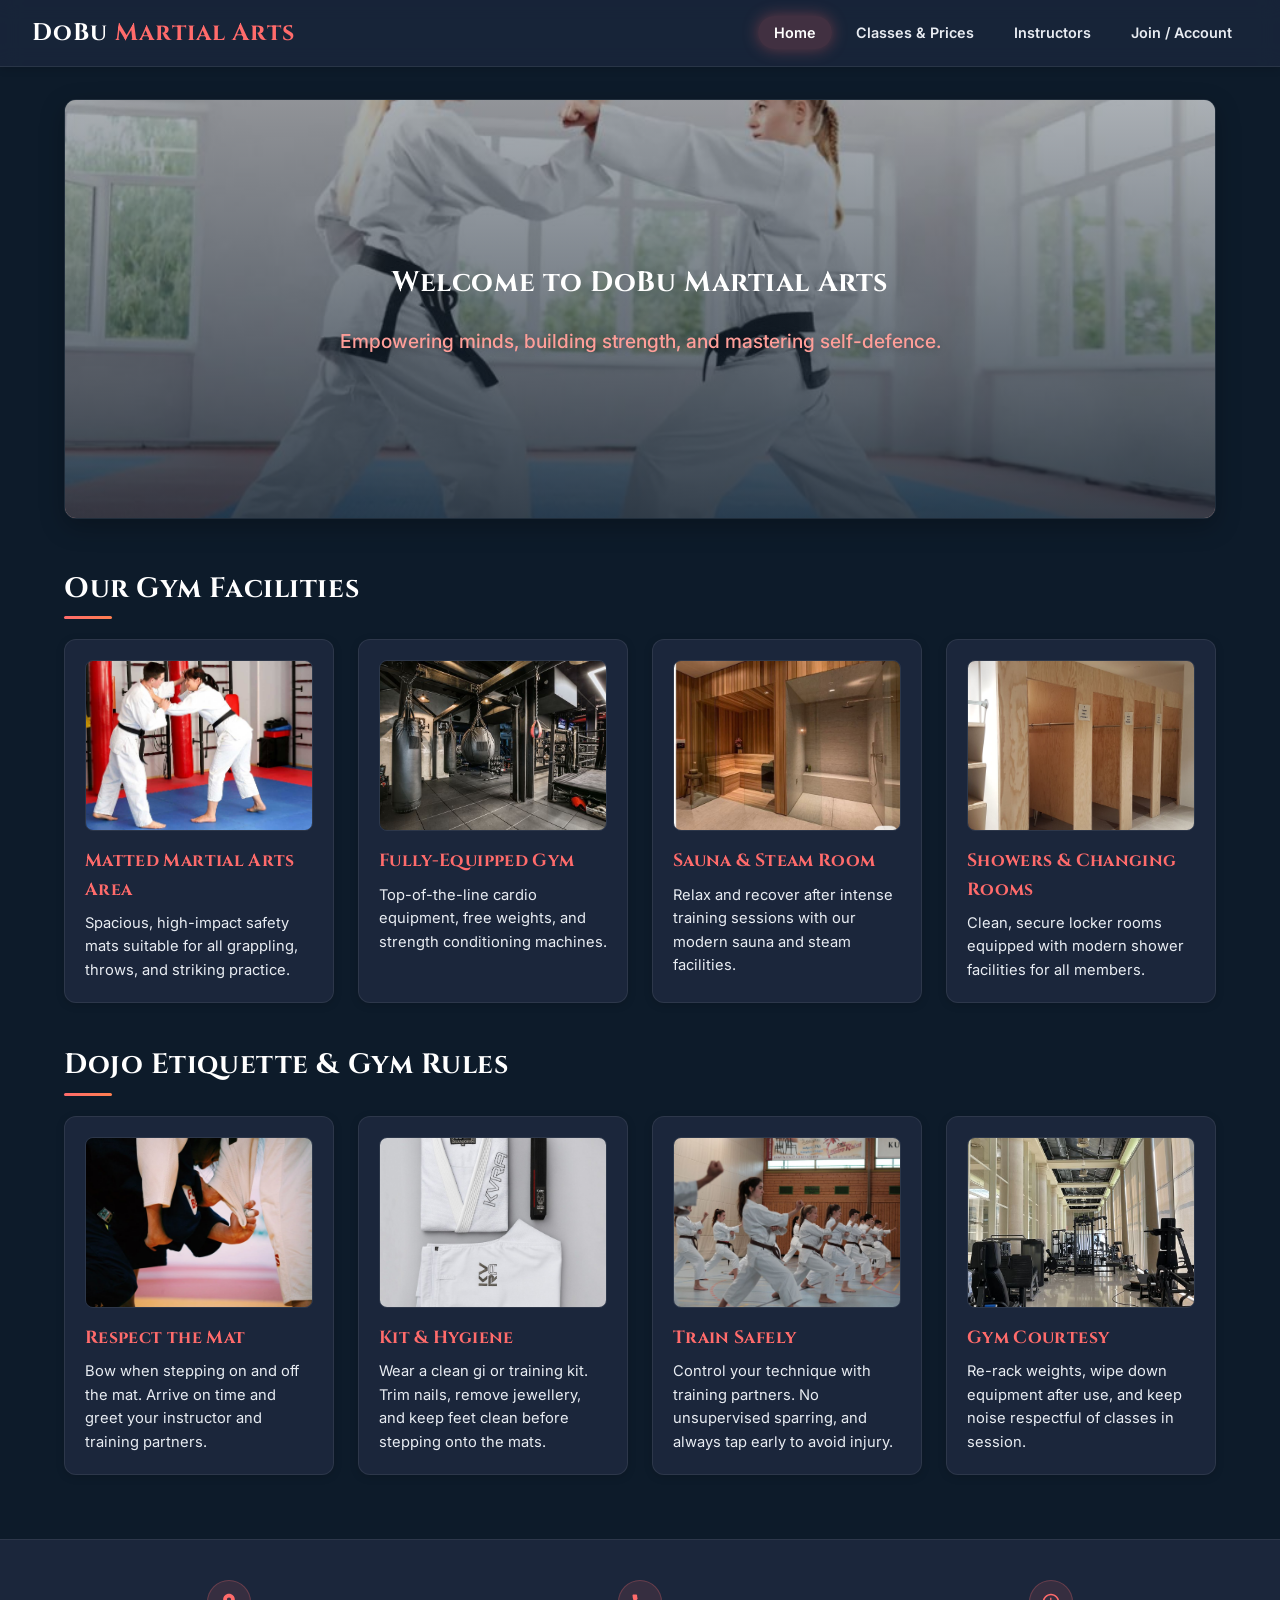
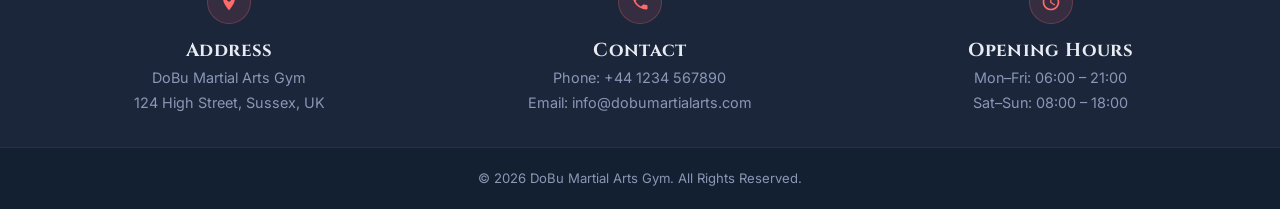
<file: index.html>
<!DOCTYPE html>
<html lang="en">
<head>
    <meta charset="UTF-8">
    <meta name="viewport" content="width=device-width, initial-scale=1.0">
    <meta name="apple-mobile-web-app-capable" content="yes">
    <meta name="apple-mobile-web-app-status-bar-style" content="black-translucent">
    <meta name="mobile-web-app-capable" content="yes">
    <meta name="theme-color" content="#0D1B2A">
    <title>DoBu Martial Arts</title>
    <link rel="stylesheet" href="style.css">
</head>
<body>

    <header>
        <div class="logo">
            <h1>DoBu <span>Martial Arts</span></h1>
        </div>
        <nav>
            <ul>
                <li><a href="index.html" class="active">Home</a></li>
                <li><a href="classes.html">Classes &amp; Prices</a></li>
                <li><a href="instructors.html">Instructors</a></li>
                <li><a href="register.html">Join / Account</a></li>
            </ul>
        </nav>
    </header>

    <div class="container">
        <section class="hero">
            <div class="hero-image-wrap">
                <img src="images/hero-banner.jpg" alt="DoBu Martial Arts training session" class="hero-img">
                <div class="hero-overlay"></div>
            </div>
            <div class="hero-content">
                <h2>Welcome to DoBu Martial Arts</h2>
                <p>Empowering minds, building strength, and mastering self-defence.</p>
            </div>
        </section>

        <h2 class="section-heading">Our Gym Facilities</h2>
        <div class="grid-4">
            <div class="card">
                <div class="card-image-wrap">
                    <img src="images/matted-area.jpg" alt="Matted Martial Arts Area" class="card-image">
                </div>
                <h3>Matted Martial Arts Area</h3>
                <p>Spacious, high-impact safety mats suitable for all grappling, throws, and striking practice.</p>
            </div>
            <div class="card">
                <div class="card-image-wrap">
                    <img src="images/fully-equipped-gym.jpg" alt="Fully-Equipped Gym" class="card-image">
                </div>
                <h3>Fully-Equipped Gym</h3>
                <p>Top-of-the-line cardio equipment, free weights, and strength conditioning machines.</p>
            </div>
            <div class="card">
                <div class="card-image-wrap">
                    <img src="images/sauna-steam-room.jpg" alt="Sauna &amp; Steam Room" class="card-image">
                </div>
                <h3>Sauna &amp; Steam Room</h3>
                <p>Relax and recover after intense training sessions with our modern sauna and steam facilities.</p>
            </div>
            <div class="card">
                <div class="card-image-wrap">
                    <img src="images/shower-changing-rooms.jpg" alt="Showers &amp; Changing Rooms" class="card-image">
                </div>
                <h3>Showers &amp; Changing Rooms</h3>
                <p>Clean, secure locker rooms equipped with modern shower facilities for all members.</p>
            </div>
        </div>

        <h2 class="section-heading" style="margin-top: 1rem;">Dojo Etiquette &amp; Gym Rules</h2>
        <div class="grid-4">
            <div class="card">
                <div class="card-image-wrap">
                    <img src="images/respect-the-mat.jpg" alt="Respect the Mat" class="card-image">
                </div>
                <h3>Respect the Mat</h3>
                <p>Bow when stepping on and off the mat. Arrive on time and greet your instructor and training partners.</p>
            </div>
            <div class="card">
                <div class="card-image-wrap">
                    <img src="images/kit-and-hygiene.jpg" alt="Kit &amp; Hygiene" class="card-image">
                </div>
                <h3>Kit &amp; Hygiene</h3>
                <p>Wear a clean gi or training kit. Trim nails, remove jewellery, and keep feet clean before stepping onto the mats.</p>
            </div>
            <div class="card">
                <div class="card-image-wrap">
                    <img src="images/train-safely.jpg" alt="Train Safely" class="card-image">
                </div>
                <h3>Train Safely</h3>
                <p>Control your technique with training partners. No unsupervised sparring, and always tap early to avoid injury.</p>
            </div>
            <div class="card">
                <div class="card-image-wrap">
                    <img src="images/gym-courtesy.jpg" alt="Gym Courtesy" class="card-image">
                </div>
                <h3>Gym Courtesy</h3>
                <p>Re-rack weights, wipe down equipment after use, and keep noise respectful of classes in session.</p>
            </div>
        </div>
    </div>

    <footer>
        <div class="footer-contact">
            <div class="footer-col">
                <div class="footer-icon">
                    <svg viewBox="0 0 24 24" aria-hidden="true"><path d="M12 2C8.13 2 5 5.13 5 9c0 5.25 7 13 7 13s7-7.75 7-13c0-3.87-3.13-7-7-7zm0 9.5c-1.38 0-2.5-1.12-2.5-2.5s1.12-2.5 2.5-2.5 2.5 1.12 2.5 2.5-1.12 2.5-2.5 2.5z"/></svg>
                </div>
                <h3>Address</h3>
                <p>DoBu Martial Arts Gym<br>124 High Street, Sussex, UK</p>
            </div>
            <div class="footer-col">
                <div class="footer-icon">
                    <svg viewBox="0 0 24 24" aria-hidden="true"><path d="M6.62 10.79c1.44 2.83 3.76 5.14 6.59 6.59l2.2-2.2c.27-.27.67-.36 1.02-.24 1.12.37 2.33.57 3.57.57.55 0 1 .45 1 1V20c0 .55-.45 1-1 1-9.39 0-17-7.61-17-17 0-.55.45-1 1-1h3.5c.55 0 1 .45 1 1 0 1.25.2 2.45.57 3.57.11.35.03.74-.25 1.02l-2.2 2.2z"/></svg>
                </div>
                <h3>Contact</h3>
                <p>Phone: +44 1234 567890<br>Email: info@dobumartialarts.com</p>
            </div>
            <div class="footer-col">
                <div class="footer-icon">
                    <svg viewBox="0 0 24 24" aria-hidden="true"><path d="M11.99 2C6.47 2 2 6.48 2 12s4.47 10 9.99 10C17.52 22 22 17.52 22 12S17.52 2 11.99 2zM12 20c-4.42 0-8-3.58-8-8s3.58-8 8-8 8 3.58 8 8-3.58 8-8 8zm.5-13H11v6l5.25 3.15.75-1.23-4.5-2.67z"/></svg>
                </div>
                <h3>Opening Hours</h3>
                <p>Mon&ndash;Fri: 06:00 &ndash; 21:00<br>Sat&ndash;Sun: 08:00 &ndash; 18:00</p>
            </div>
        </div>
        <p class="copyright">&copy; 2026 DoBu Martial Arts Gym. All Rights Reserved.</p>
    </footer>

    <script src="script.js"></script>
</body>
</html>
</file>
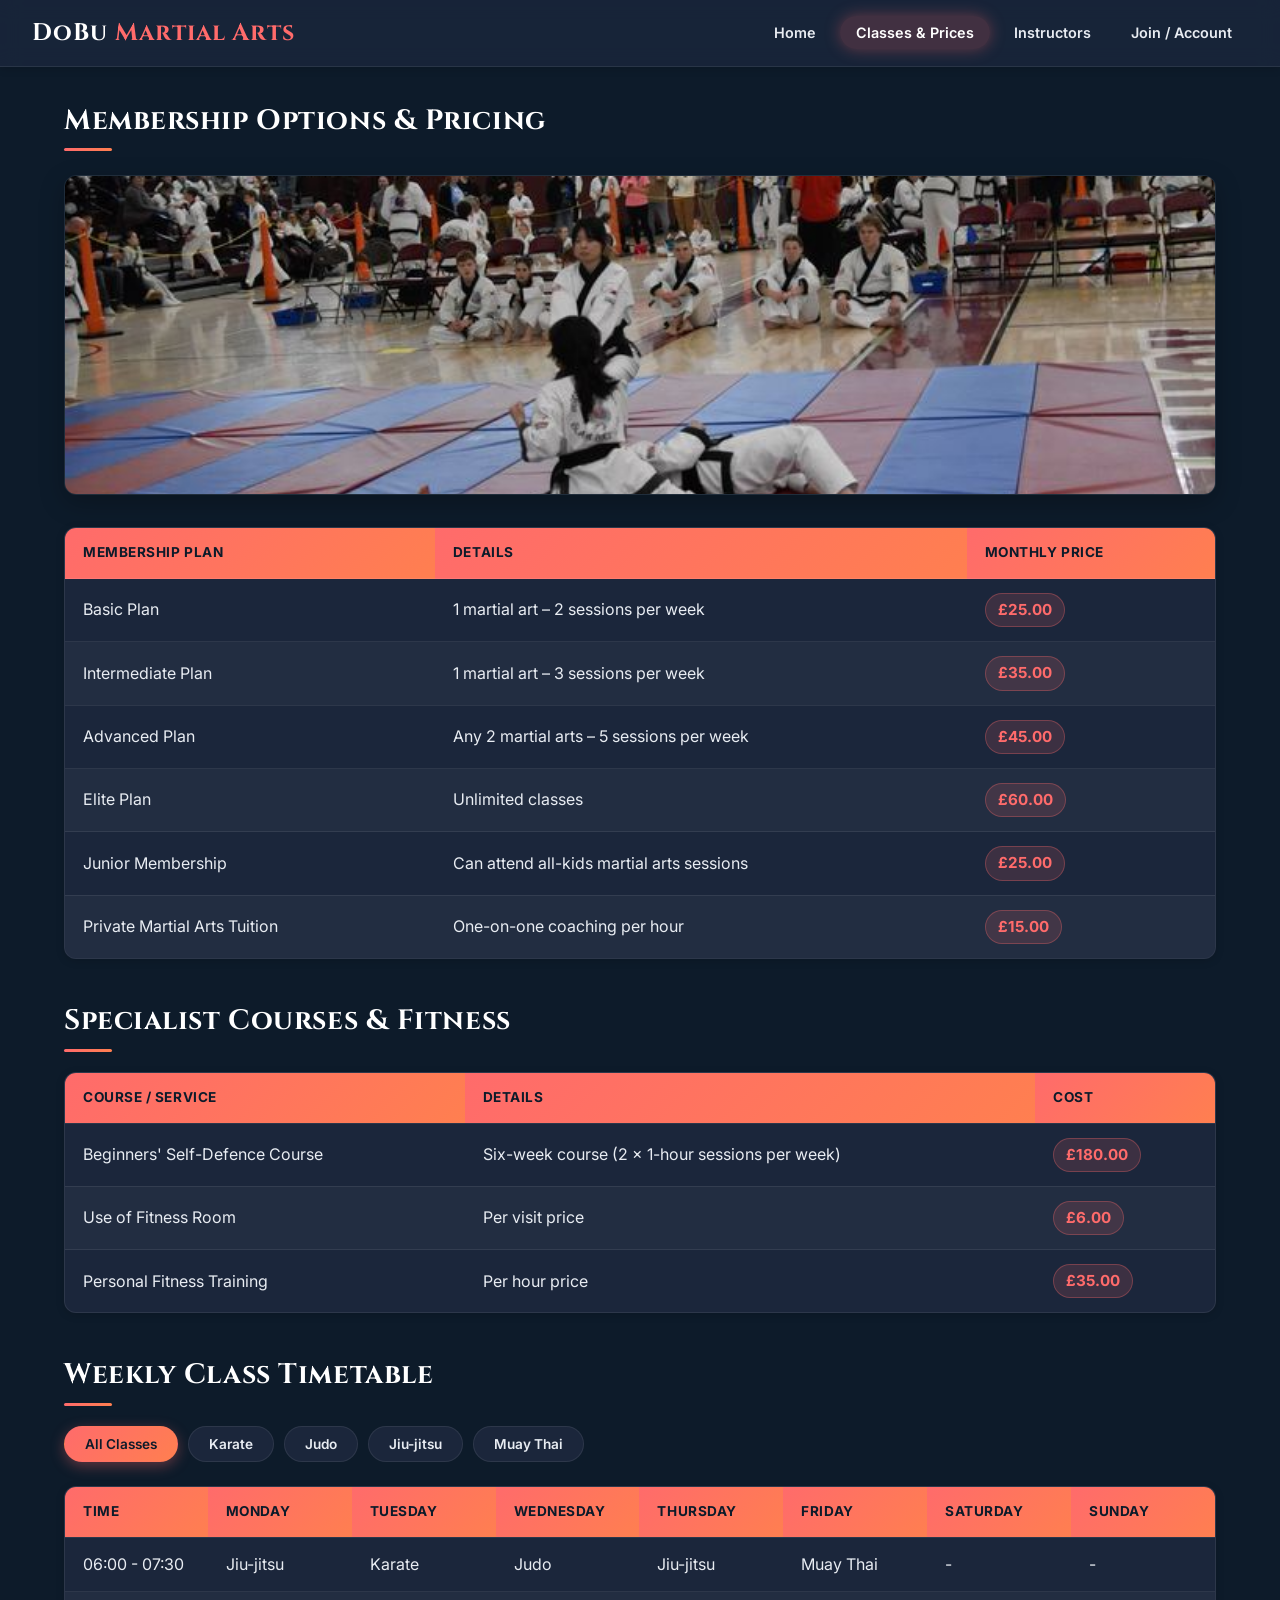
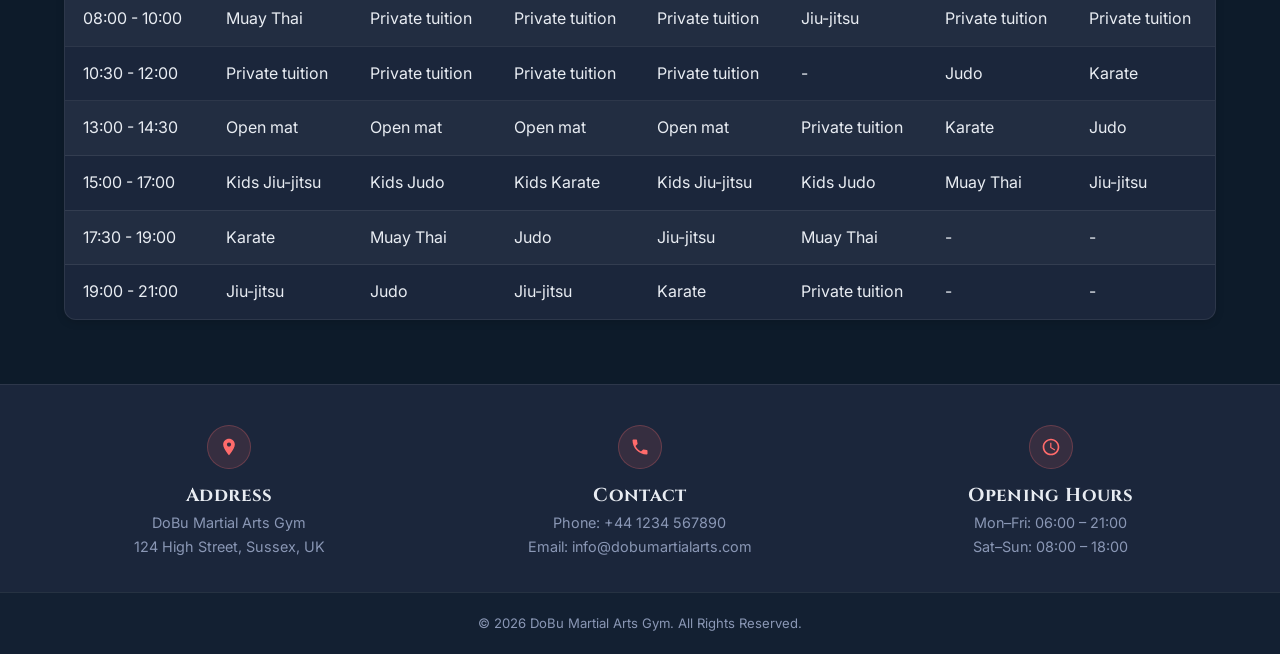
<file: classes.html>
<!DOCTYPE html>
<html lang="en">
<head>
    <meta charset="UTF-8">
    <meta name="viewport" content="width=device-width, initial-scale=1.0">
    <meta name="apple-mobile-web-app-capable" content="yes">
    <meta name="apple-mobile-web-app-status-bar-style" content="black-translucent">
    <meta name="mobile-web-app-capable" content="yes">
    <meta name="theme-color" content="#0D1B2A">
    <title>Classes &amp; Pricing - DoBu Martial Arts</title>
    <link rel="stylesheet" href="style.css">
</head>
<body>

    <header>
        <div class="logo">
            <h1>DoBu <span>Martial Arts</span></h1>
        </div>
        <nav>
            <ul>
                <li><a href="index.html">Home</a></li>
                <li><a href="classes.html" class="active">Classes &amp; Prices</a></li>
                <li><a href="instructors.html">Instructors</a></li>
                <li><a href="register.html">Join / Account</a></li>
            </ul>
        </nav>
    </header>

    <main class="container">
        <h2 class="section-heading">Membership Options &amp; Pricing</h2>

        <img src="images/sparring.jpg" alt="Martial artists sparring at DoBu" class="banner-image">

        <div class="table-wrapper">
            <table>
                <thead>
                    <tr>
                        <th>Membership Plan</th>
                        <th>Details</th>
                        <th>Monthly Price</th>
                    </tr>
                </thead>
                <tbody>
                    <tr>
                        <td>Basic Plan</td>
                        <td>1 martial art &ndash; 2 sessions per week</td>
                        <td><span class="price-tag">&pound;25.00</span></td>
                    </tr>
                    <tr>
                        <td>Intermediate Plan</td>
                        <td>1 martial art &ndash; 3 sessions per week</td>
                        <td><span class="price-tag">&pound;35.00</span></td>
                    </tr>
                    <tr>
                        <td>Advanced Plan</td>
                        <td>Any 2 martial arts &ndash; 5 sessions per week</td>
                        <td><span class="price-tag">&pound;45.00</span></td>
                    </tr>
                    <tr>
                        <td>Elite Plan</td>
                        <td>Unlimited classes</td>
                        <td><span class="price-tag">&pound;60.00</span></td>
                    </tr>
                    <tr>
                        <td>Junior Membership</td>
                        <td>Can attend all-kids martial arts sessions</td>
                        <td><span class="price-tag">&pound;25.00</span></td>
                    </tr>
                    <tr>
                        <td>Private Martial Arts Tuition</td>
                        <td>One-on-one coaching per hour</td>
                        <td><span class="price-tag">&pound;15.00</span></td>
                    </tr>
                </tbody>
            </table>
        </div>

        <h2 class="section-heading">Specialist Courses &amp; Fitness</h2>
        <div class="table-wrapper">
            <table>
                <thead>
                    <tr>
                        <th>Course / Service</th>
                        <th>Details</th>
                        <th>Cost</th>
                    </tr>
                </thead>
                <tbody>
                    <tr>
                        <td>Beginners' Self-Defence Course</td>
                        <td>Six-week course (2 &times; 1-hour sessions per week)</td>
                        <td><span class="price-tag">&pound;180.00</span></td>
                    </tr>
                    <tr>
                        <td>Use of Fitness Room</td>
                        <td>Per visit price</td>
                        <td><span class="price-tag">&pound;6.00</span></td>
                    </tr>
                    <tr>
                        <td>Personal Fitness Training</td>
                        <td>Per hour price</td>
                        <td><span class="price-tag">&pound;35.00</span></td>
                    </tr>
                </tbody>
            </table>
        </div>

        <h2 class="section-heading">Weekly Class Timetable</h2>

        <div class="filter-bar" id="timetable-filter">
            <button type="button" class="filter-btn active" data-sport="all">All Classes</button>
            <button type="button" class="filter-btn" data-sport="karate">Karate</button>
            <button type="button" class="filter-btn" data-sport="judo">Judo</button>
            <button type="button" class="filter-btn" data-sport="jiu-jitsu">Jiu-jitsu</button>
            <button type="button" class="filter-btn" data-sport="muay thai">Muay Thai</button>
        </div>

        <div class="table-wrapper table-scroll">
            <table id="timetable">
                <thead>
                    <tr>
                        <th>Time</th>
                        <th>Monday</th>
                        <th>Tuesday</th>
                        <th>Wednesday</th>
                        <th>Thursday</th>
                        <th>Friday</th>
                        <th>Saturday</th>
                        <th>Sunday</th>
                    </tr>
                </thead>
                <tbody>
                    <tr>
                        <td>06:00 - 07:30</td>
                        <td>Jiu-jitsu</td>
                        <td>Karate</td>
                        <td>Judo</td>
                        <td>Jiu-jitsu</td>
                        <td>Muay Thai</td>
                        <td>-</td>
                        <td>-</td>
                    </tr>
                    <tr>
                        <td>08:00 - 10:00</td>
                        <td>Muay Thai</td>
                        <td>Private tuition</td>
                        <td>Private tuition</td>
                        <td>Private tuition</td>
                        <td>Jiu-jitsu</td>
                        <td>Private tuition</td>
                        <td>Private tuition</td>
                    </tr>
                    <tr>
                        <td>10:30 - 12:00</td>
                        <td>Private tuition</td>
                        <td>Private tuition</td>
                        <td>Private tuition</td>
                        <td>Private tuition</td>
                        <td>-</td>
                        <td>Judo</td>
                        <td>Karate</td>
                    </tr>
                    <tr>
                        <td>13:00 - 14:30</td>
                        <td>Open mat</td>
                        <td>Open mat</td>
                        <td>Open mat</td>
                        <td>Open mat</td>
                        <td>Private tuition</td>
                        <td>Karate</td>
                        <td>Judo</td>
                    </tr>
                    <tr>
                        <td>15:00 - 17:00</td>
                        <td>Kids Jiu-jitsu</td>
                        <td>Kids Judo</td>
                        <td>Kids Karate</td>
                        <td>Kids Jiu-jitsu</td>
                        <td>Kids Judo</td>
                        <td>Muay Thai</td>
                        <td>Jiu-jitsu</td>
                    </tr>
                    <tr>
                        <td>17:30 - 19:00</td>
                        <td>Karate</td>
                        <td>Muay Thai</td>
                        <td>Judo</td>
                        <td>Jiu-jitsu</td>
                        <td>Muay Thai</td>
                        <td>-</td>
                        <td>-</td>
                    </tr>
                    <tr>
                        <td>19:00 - 21:00</td>
                        <td>Jiu-jitsu</td>
                        <td>Judo</td>
                        <td>Jiu-jitsu</td>
                        <td>Karate</td>
                        <td>Private tuition</td>
                        <td>-</td>
                        <td>-</td>
                    </tr>
                </tbody>
            </table>
        </div>
    </main>

    <footer>
        <div class="footer-contact">
            <div class="footer-col">
                <div class="footer-icon">
                    <svg viewBox="0 0 24 24" aria-hidden="true"><path d="M12 2C8.13 2 5 5.13 5 9c0 5.25 7 13 7 13s7-7.75 7-13c0-3.87-3.13-7-7-7zm0 9.5c-1.38 0-2.5-1.12-2.5-2.5s1.12-2.5 2.5-2.5 2.5 1.12 2.5 2.5-1.12 2.5-2.5 2.5z"/></svg>
                </div>
                <h3>Address</h3>
                <p>DoBu Martial Arts Gym<br>124 High Street, Sussex, UK</p>
            </div>
            <div class="footer-col">
                <div class="footer-icon">
                    <svg viewBox="0 0 24 24" aria-hidden="true"><path d="M6.62 10.79c1.44 2.83 3.76 5.14 6.59 6.59l2.2-2.2c.27-.27.67-.36 1.02-.24 1.12.37 2.33.57 3.57.57.55 0 1 .45 1 1V20c0 .55-.45 1-1 1-9.39 0-17-7.61-17-17 0-.55.45-1 1-1h3.5c.55 0 1 .45 1 1 0 1.25.2 2.45.57 3.57.11.35.03.74-.25 1.02l-2.2 2.2z"/></svg>
                </div>
                <h3>Contact</h3>
                <p>Phone: +44 1234 567890<br>Email: info@dobumartialarts.com</p>
            </div>
            <div class="footer-col">
                <div class="footer-icon">
                    <svg viewBox="0 0 24 24" aria-hidden="true"><path d="M11.99 2C6.47 2 2 6.48 2 12s4.47 10 9.99 10C17.52 22 22 17.52 22 12S17.52 2 11.99 2zM12 20c-4.42 0-8-3.58-8-8s3.58-8 8-8 8 3.58 8 8-3.58 8-8 8zm.5-13H11v6l5.25 3.15.75-1.23-4.5-2.67z"/></svg>
                </div>
                <h3>Opening Hours</h3>
                <p>Mon&ndash;Fri: 06:00 &ndash; 21:00<br>Sat&ndash;Sun: 08:00 &ndash; 18:00</p>
            </div>
        </div>
        <p class="copyright">&copy; 2026 DoBu Martial Arts Gym. All Rights Reserved.</p>
    </footer>

    <script src="script.js"></script>
</body>
</html>
</file>
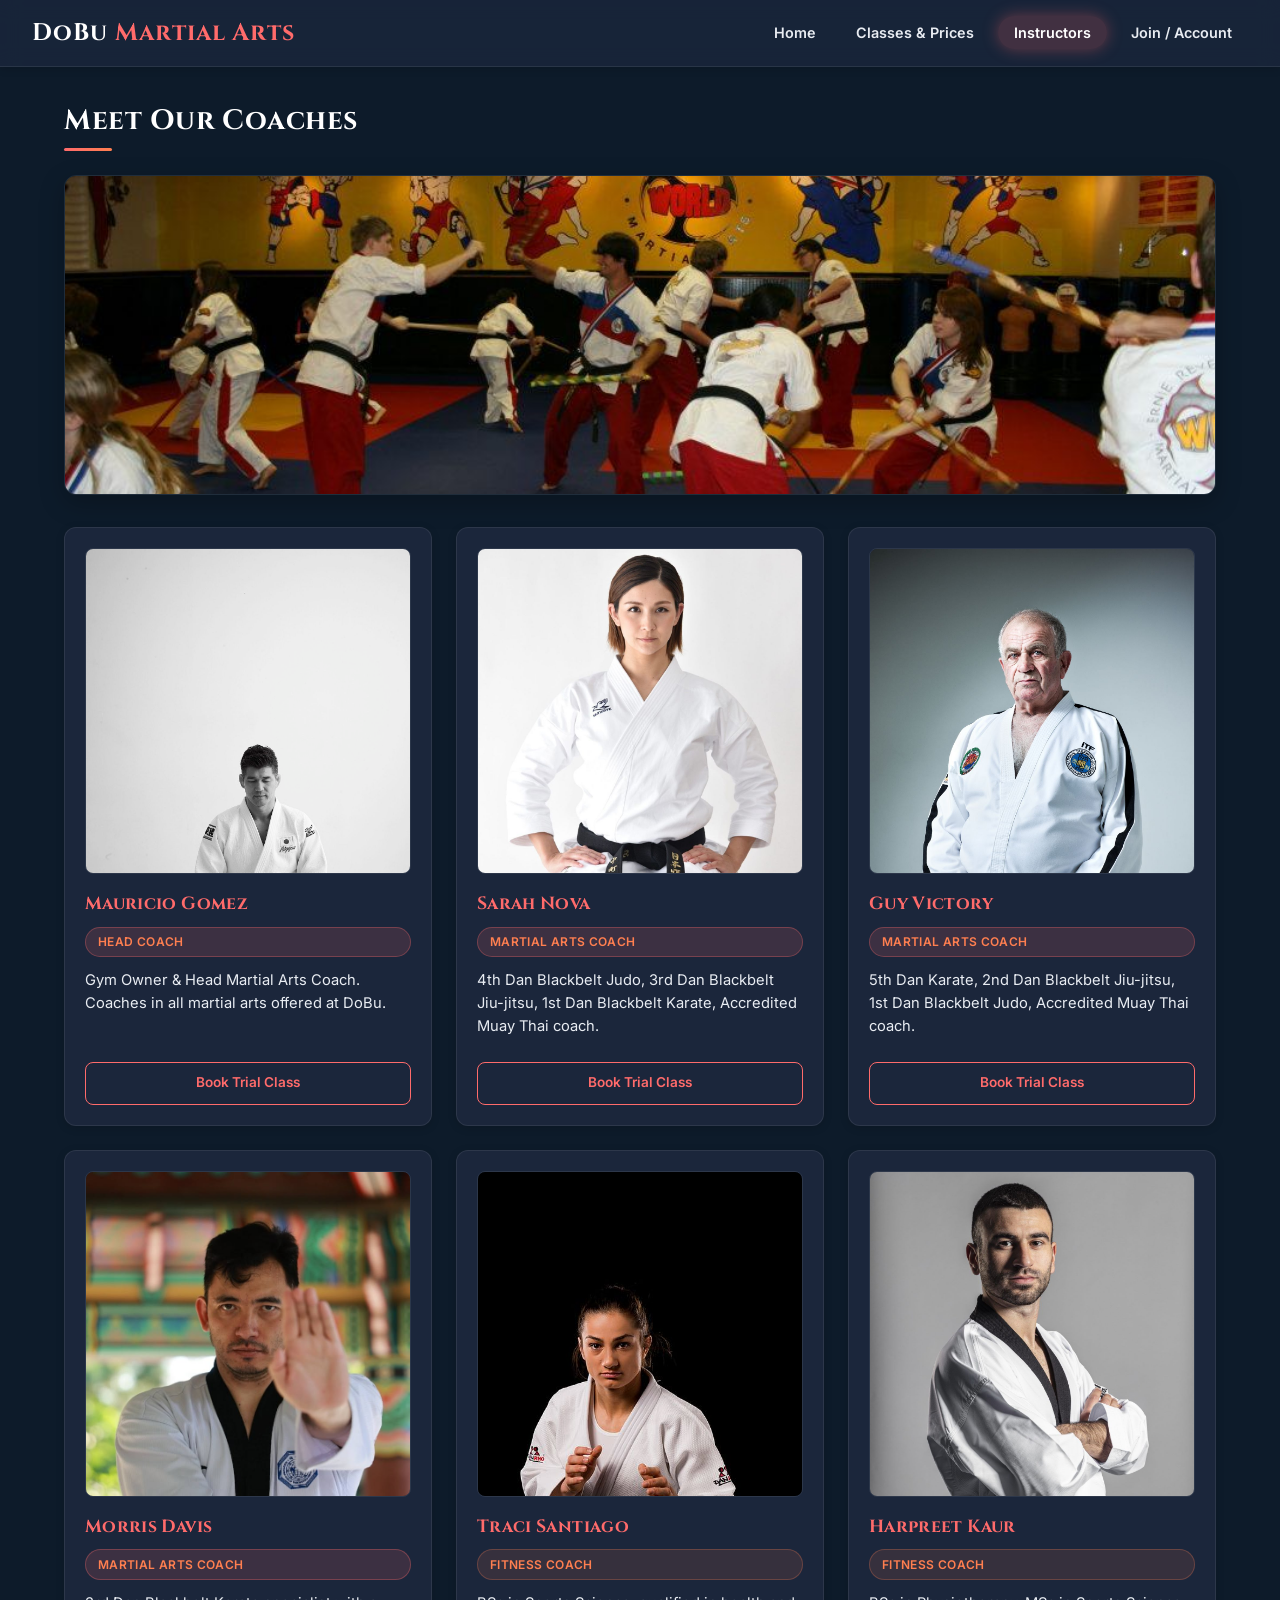
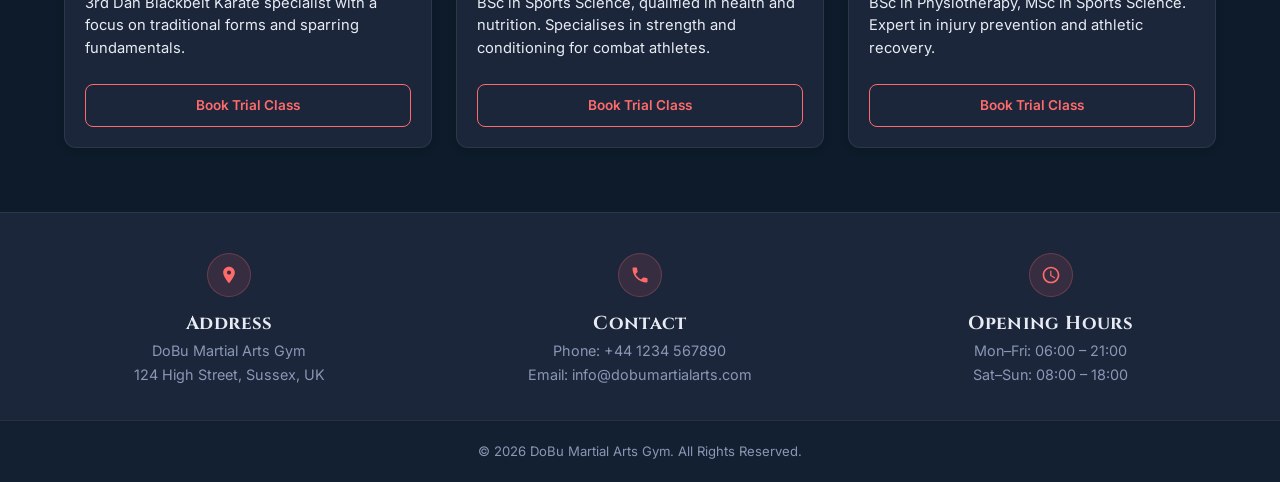
<file: instructors.html>
<!DOCTYPE html>
<html lang="en">
<head>
    <meta charset="UTF-8">
    <meta name="viewport" content="width=device-width, initial-scale=1.0">
    <meta name="apple-mobile-web-app-capable" content="yes">
    <meta name="apple-mobile-web-app-status-bar-style" content="black-translucent">
    <meta name="mobile-web-app-capable" content="yes">
    <meta name="theme-color" content="#0D1B2A">
    <title>Instructors - DoBu Martial Arts</title>
    <link rel="stylesheet" href="style.css">
</head>
<body>

    <header>
        <div class="logo">
            <h1>DoBu <span>Martial Arts</span></h1>
        </div>
        <nav>
            <ul>
                <li><a href="index.html">Home</a></li>
                <li><a href="classes.html">Classes &amp; Prices</a></li>
                <li><a href="instructors.html" class="active">Instructors</a></li>
                <li><a href="register.html">Join / Account</a></li>
            </ul>
        </nav>
    </header>

    <main class="container">
        <h2 class="section-heading">Meet Our Coaches</h2>

        <img src="images/instructors-training.jpg" alt="DoBu instructors training" class="banner-image">

        <div class="grid">
            <div class="card instructor-card">
                <div class="card-image-wrap">
                    <img src="images/mauricio.jpg" alt="Mauricio Gomez" class="card-image">
                </div>
                <div class="card-body">
                    <h3>Mauricio Gomez</h3>
                    <span class="badge">Head Coach</span>
                    <p class="card-desc">Gym Owner &amp; Head Martial Arts Coach. Coaches in all martial arts offered at DoBu.</p>
                </div>
                <div class="card-footer">
                    <a href="register.html" class="btn-small">Book Trial Class</a>
                </div>
            </div>

            <div class="card instructor-card">
                <div class="card-image-wrap">
                    <img src="images/sarah.jpg" alt="Sarah Nova" class="card-image">
                </div>
                <div class="card-body">
                    <h3>Sarah Nova</h3>
                    <span class="badge">Martial Arts Coach</span>
                    <p class="card-desc">4th Dan Blackbelt Judo, 3rd Dan Blackbelt Jiu-jitsu, 1st Dan Blackbelt Karate, Accredited Muay Thai coach.</p>
                </div>
                <div class="card-footer">
                    <a href="register.html" class="btn-small">Book Trial Class</a>
                </div>
            </div>

            <div class="card instructor-card">
                <div class="card-image-wrap">
                    <img src="images/guy.jpg" alt="Guy Victory" class="card-image">
                </div>
                <div class="card-body">
                    <h3>Guy Victory</h3>
                    <span class="badge">Martial Arts Coach</span>
                    <p class="card-desc">5th Dan Karate, 2nd Dan Blackbelt Jiu-jitsu, 1st Dan Blackbelt Judo, Accredited Muay Thai coach.</p>
                </div>
                <div class="card-footer">
                    <a href="register.html" class="btn-small">Book Trial Class</a>
                </div>
            </div>

            <div class="card instructor-card">
                <div class="card-image-wrap">
                    <img src="images/morris.jpg" alt="Morris Davis" class="card-image">
                </div>
                <div class="card-body">
                    <h3>Morris Davis</h3>
                    <span class="badge">Martial Arts Coach</span>
                    <p class="card-desc">3rd Dan Blackbelt Karate specialist with a focus on traditional forms and sparring fundamentals.</p>
                </div>
                <div class="card-footer">
                    <a href="register.html" class="btn-small">Book Trial Class</a>
                </div>
            </div>

            <div class="card instructor-card">
                <div class="card-image-wrap">
                    <img src="images/traci.jpg" alt="Traci Santiago" class="card-image">
                </div>
                <div class="card-body">
                    <h3>Traci Santiago</h3>
                    <span class="badge badge-secondary">Fitness Coach</span>
                    <p class="card-desc">BSc in Sports Science, qualified in health and nutrition. Specialises in strength and conditioning for combat athletes.</p>
                </div>
                <div class="card-footer">
                    <a href="register.html" class="btn-small">Book Trial Class</a>
                </div>
            </div>

            <div class="card instructor-card">
                <div class="card-image-wrap">
                    <img src="images/harpreet.jpg" alt="Harpreet Kaur" class="card-image">
                </div>
                <div class="card-body">
                    <h3>Harpreet Kaur</h3>
                    <span class="badge badge-secondary">Fitness Coach</span>
                    <p class="card-desc">BSc in Physiotherapy, MSc in Sports Science. Expert in injury prevention and athletic recovery.</p>
                </div>
                <div class="card-footer">
                    <a href="register.html" class="btn-small">Book Trial Class</a>
                </div>
            </div>
        </div>
    </main>

    <footer>
        <div class="footer-contact">
            <div class="footer-col">
                <div class="footer-icon">
                    <svg viewBox="0 0 24 24" aria-hidden="true"><path d="M12 2C8.13 2 5 5.13 5 9c0 5.25 7 13 7 13s7-7.75 7-13c0-3.87-3.13-7-7-7zm0 9.5c-1.38 0-2.5-1.12-2.5-2.5s1.12-2.5 2.5-2.5 2.5 1.12 2.5 2.5-1.12 2.5-2.5 2.5z"/></svg>
                </div>
                <h3>Address</h3>
                <p>DoBu Martial Arts Gym<br>124 High Street, Sussex, UK</p>
            </div>
            <div class="footer-col">
                <div class="footer-icon">
                    <svg viewBox="0 0 24 24" aria-hidden="true"><path d="M6.62 10.79c1.44 2.83 3.76 5.14 6.59 6.59l2.2-2.2c.27-.27.67-.36 1.02-.24 1.12.37 2.33.57 3.57.57.55 0 1 .45 1 1V20c0 .55-.45 1-1 1-9.39 0-17-7.61-17-17 0-.55.45-1 1-1h3.5c.55 0 1 .45 1 1 0 1.25.2 2.45.57 3.57.11.35.03.74-.25 1.02l-2.2 2.2z"/></svg>
                </div>
                <h3>Contact</h3>
                <p>Phone: +44 1234 567890<br>Email: info@dobumartialarts.com</p>
            </div>
            <div class="footer-col">
                <div class="footer-icon">
                    <svg viewBox="0 0 24 24" aria-hidden="true"><path d="M11.99 2C6.47 2 2 6.48 2 12s4.47 10 9.99 10C17.52 22 22 17.52 22 12S17.52 2 11.99 2zM12 20c-4.42 0-8-3.58-8-8s3.58-8 8-8 8 3.58 8 8-3.58 8-8 8zm.5-13H11v6l5.25 3.15.75-1.23-4.5-2.67z"/></svg>
                </div>
                <h3>Opening Hours</h3>
                <p>Mon&ndash;Fri: 06:00 &ndash; 21:00<br>Sat&ndash;Sun: 08:00 &ndash; 18:00</p>
            </div>
        </div>
        <p class="copyright">&copy; 2026 DoBu Martial Arts Gym. All Rights Reserved.</p>
    </footer>

    <script src="script.js"></script>
</body>
</html>
</file>
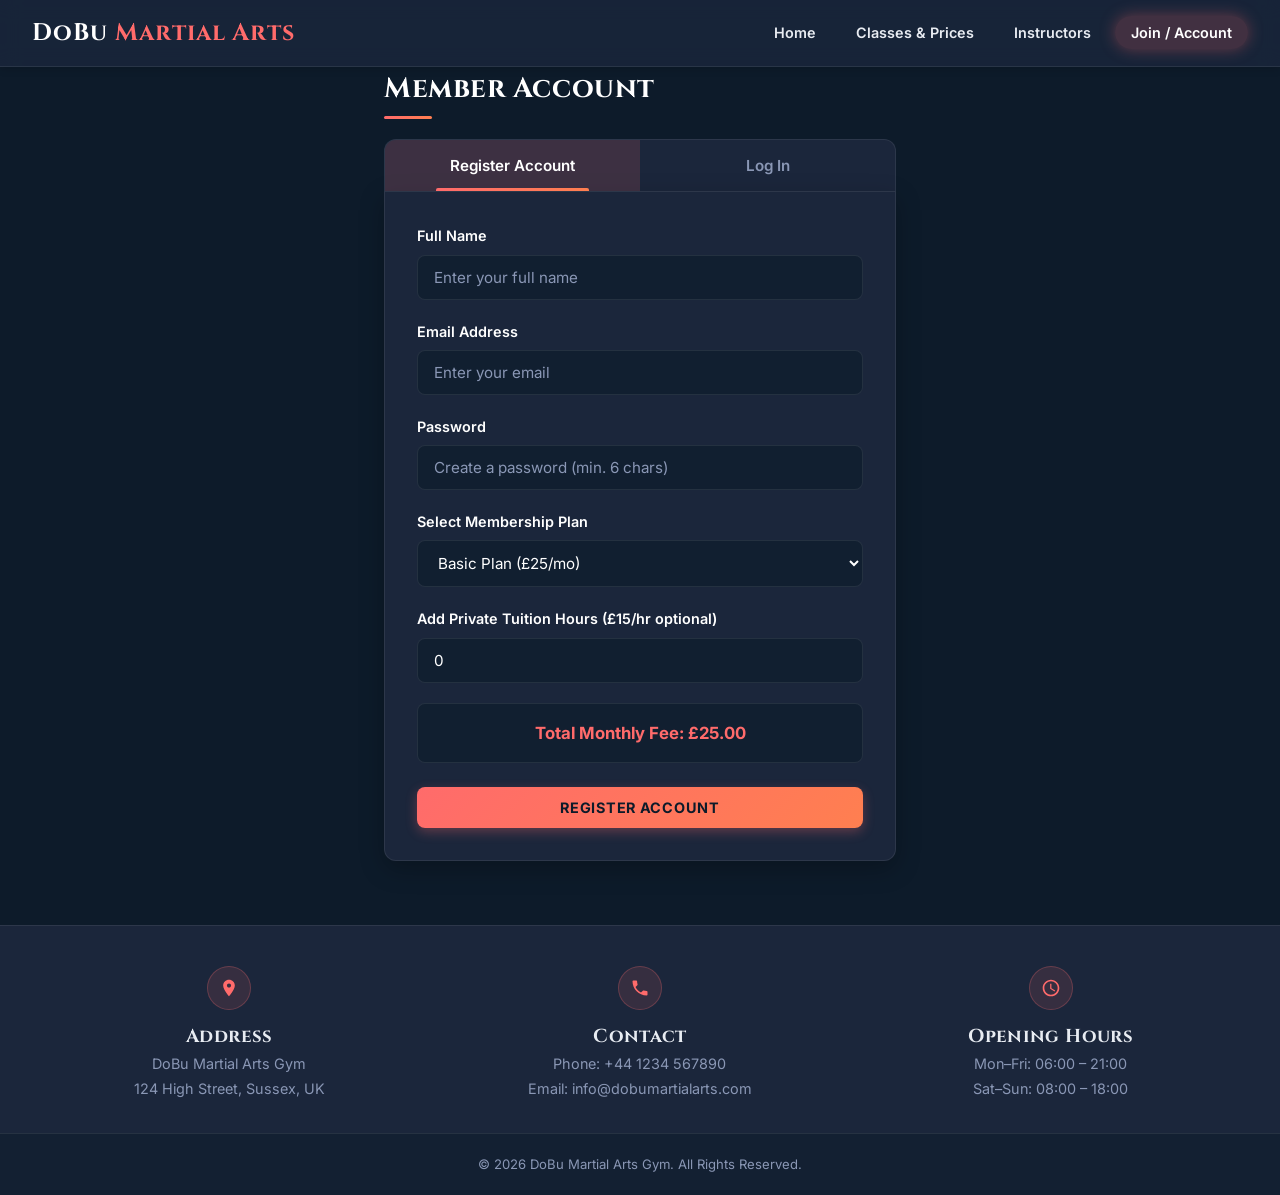
<file: register.html>
<!DOCTYPE html>
<html lang="en">
<head>
    <meta charset="UTF-8">
    <meta name="viewport" content="width=device-width, initial-scale=1.0">
    <meta name="apple-mobile-web-app-capable" content="yes">
    <meta name="apple-mobile-web-app-status-bar-style" content="black-translucent">
    <meta name="mobile-web-app-capable" content="yes">
    <meta name="theme-color" content="#0D1B2A">
    <title>Join / Account - DoBu Martial Arts</title>
    <link rel="stylesheet" href="style.css">
</head>
<body>

    <header>
        <div class="logo">
            <h1>DoBu <span>Martial Arts</span></h1>
        </div>
        <nav>
            <ul>
                <li><a href="index.html">Home</a></li>
                <li><a href="classes.html">Classes &amp; Prices</a></li>
                <li><a href="instructors.html">Instructors</a></li>
                <li><a href="register.html" class="active">Join / Account</a></li>
            </ul>
        </nav>
    </header>

    <div class="container auth-container">
        <h2 class="section-heading">Member Account</h2>

        <div id="form-message" class="form-message"></div>

        <div class="tab-bar" role="tablist">
            <button type="button" class="tab-btn active" id="tab-register" data-tab="register" role="tab" aria-selected="true" aria-controls="register-panel">Register Account</button>
            <button type="button" class="tab-btn" id="tab-login" data-tab="login" role="tab" aria-selected="false" aria-controls="login-panel">Log In</button>
        </div>

        <div class="tab-panel active" id="register-panel" role="tabpanel" aria-labelledby="tab-register" tabindex="0">
            <form id="registration-form">
                <div class="form-group">
                    <label for="name">Full Name</label>
                    <input type="text" id="name" name="name" placeholder="Enter your full name" autocomplete="name" required>
                </div>

                <div class="form-group">
                    <label for="email">Email Address</label>
                    <input type="email" id="email" name="email" placeholder="Enter your email" autocomplete="email" required>
                </div>

                <div class="form-group">
                    <label for="password">Password</label>
                    <input type="password" id="password" name="password" placeholder="Create a password (min. 6 chars)" autocomplete="new-password" required>
                </div>

                <div class="form-group">
                    <label for="membership">Select Membership Plan</label>
                    <select id="membership" name="membership">
                        <option value="Basic Plan">Basic Plan (&pound;25/mo)</option>
                        <option value="Intermediate Plan">Intermediate Plan (&pound;35/mo)</option>
                        <option value="Advanced Plan">Advanced Plan (&pound;45/mo)</option>
                        <option value="Elite Plan">Elite Plan (&pound;60/mo)</option>
                        <option value="Junior Membership">Junior Membership (&pound;25/mo)</option>
                        <option value="6-Week Self-Defence Course">6-Week Self-Defence Course (&pound;180)</option>
                    </select>
                </div>

                <div class="form-group">
                    <label for="extra-sessions">Add Private Tuition Hours (&pound;15/hr optional)</label>
                    <input type="number" id="extra-sessions" name="extra-sessions" min="0" value="0">
                </div>

                <div class="total-price-box" id="total-price">
                    Total Monthly Fee: &pound;25.00
                </div>

                <button type="submit" class="btn btn-full">Register Account</button>
            </form>
        </div>

        <div class="tab-panel" id="login-panel" role="tabpanel" aria-labelledby="tab-login" tabindex="0">
            <form id="login-form">
                <div class="form-group">
                    <label for="login-email">Email Address</label>
                    <input type="email" id="login-email" name="login-email" placeholder="Enter your email" autocomplete="username" required>
                </div>

                <div class="form-group">
                    <label for="login-password">Password</label>
                    <input type="password" id="login-password" name="login-password" placeholder="Enter your password" autocomplete="current-password" required>
                </div>

                <button type="submit" class="btn btn-full">Log In</button>
            </form>
            <p class="login-hint">Don't have an account? <a href="#" id="switch-to-register">Register here</a></p>
        </div>
    </div>

    <footer>
        <div class="footer-contact">
            <div class="footer-col">
                <div class="footer-icon">
                    <svg viewBox="0 0 24 24" aria-hidden="true"><path d="M12 2C8.13 2 5 5.13 5 9c0 5.25 7 13 7 13s7-7.75 7-13c0-3.87-3.13-7-7-7zm0 9.5c-1.38 0-2.5-1.12-2.5-2.5s1.12-2.5 2.5-2.5 2.5 1.12 2.5 2.5-1.12 2.5-2.5 2.5z"/></svg>
                </div>
                <h3>Address</h3>
                <p>DoBu Martial Arts Gym<br>124 High Street, Sussex, UK</p>
            </div>
            <div class="footer-col">
                <div class="footer-icon">
                    <svg viewBox="0 0 24 24" aria-hidden="true"><path d="M6.62 10.79c1.44 2.83 3.76 5.14 6.59 6.59l2.2-2.2c.27-.27.67-.36 1.02-.24 1.12.37 2.33.57 3.57.57.55 0 1 .45 1 1V20c0 .55-.45 1-1 1-9.39 0-17-7.61-17-17 0-.55.45-1 1-1h3.5c.55 0 1 .45 1 1 0 1.25.2 2.45.57 3.57.11.35.03.74-.25 1.02l-2.2 2.2z"/></svg>
                </div>
                <h3>Contact</h3>
                <p>Phone: +44 1234 567890<br>Email: info@dobumartialarts.com</p>
            </div>
            <div class="footer-col">
                <div class="footer-icon">
                    <svg viewBox="0 0 24 24" aria-hidden="true"><path d="M11.99 2C6.47 2 2 6.48 2 12s4.47 10 9.99 10C17.52 22 22 17.52 22 12S17.52 2 11.99 2zM12 20c-4.42 0-8-3.58-8-8s3.58-8 8-8 8 3.58 8 8-3.58 8-8 8zm.5-13H11v6l5.25 3.15.75-1.23-4.5-2.67z"/></svg>
                </div>
                <h3>Opening Hours</h3>
                <p>Mon&ndash;Fri: 06:00 &ndash; 21:00<br>Sat&ndash;Sun: 08:00 &ndash; 18:00</p>
            </div>
        </div>
        <p class="copyright">&copy; 2026 DoBu Martial Arts Gym. All Rights Reserved.</p>
    </footer>

    <script src="script.js"></script>
</body>
</html>
</file>
<file: style.css>
@import url('https://fonts.googleapis.com/css2?family=Cinzel:wght@600;700&family=Inter:wght@400;500;600;700&display=swap');

* {
    box-sizing: border-box;
    margin: 0;
    padding: 0;
}

:root {
    --navy-dark: #0D1B2A;
    --navy-mid: #1B263B;
    --coral: #FF6B6B;
    --coral-alt: #FF7F50;
    --coral-deep: #E85555;
    --blush: #FF9E99;
    --text-light: #FFFFFF;
    --text-soft: #E8ECF2;
    --text-muted: #8A97B5;
    --border-soft: rgba(255, 255, 255, 0.08);
    --glass-bg: rgba(27, 38, 59, 0.85);
    --shadow-sm: 0 2px 8px rgba(0, 0, 0, 0.15);
    --shadow-md: 0 8px 24px rgba(0, 0, 0, 0.25);
    --shadow-lg: 0 16px 40px rgba(0, 0, 0, 0.35);
    --transition: all 0.3s ease;
    --radius-sm: 8px;
    --radius-md: 12px;
    --radius-lg: 16px;
    --radius-pill: 999px;
}

body {
    font-family: 'Inter', 'Segoe UI', Tahoma, Geneva, Verdana, sans-serif;
    background-color: var(--navy-dark);
    color: var(--text-soft);
    line-height: 1.6;
    -webkit-font-smoothing: antialiased;
}

h1, h2, h3, h4 {
    font-family: 'Cinzel', 'Montserrat', Georgia, serif;
    font-weight: 700;
    letter-spacing: 0.02em;
}

/* ── Header & Navigation ── */
header {
    background: var(--glass-bg);
    backdrop-filter: blur(10px);
    -webkit-backdrop-filter: blur(10px);
    border-bottom: 1px solid var(--border-soft);
    padding: 0.85rem 2rem;
    display: flex;
    justify-content: space-between;
    align-items: center;
    position: sticky;
    top: 0;
    z-index: 1000;
    box-shadow: var(--shadow-sm);
}

.logo h1 {
    color: var(--text-light);
    font-size: 1.5rem;
    letter-spacing: 0.04em;
}

.logo span {
    color: var(--coral);
}

nav ul {
    display: flex;
    list-style: none;
    gap: 8px;
}

nav a {
    color: var(--text-soft);
    text-decoration: none;
    font-weight: 600;
    font-size: 0.9rem;
    padding: 0.5rem 1rem;
    border-radius: var(--radius-pill);
    transition: var(--transition);
    position: relative;
}

nav a:hover {
    color: var(--text-light);
    background: rgba(255, 107, 107, 0.12);
    box-shadow: 0 0 12px rgba(255, 107, 107, 0.25);
}

nav a.active {
    color: var(--text-light);
    background: rgba(255, 107, 107, 0.18);
    box-shadow: 0 0 16px rgba(255, 107, 107, 0.35);
}

/* ── Page Layout ── */
.container {
    max-width: 1200px;
    margin: 2rem auto;
    padding: 0 1.5rem;
}

.section-heading {
    color: var(--text-light);
    font-size: 1.75rem;
    margin-bottom: 1.25rem;
    position: relative;
    padding-bottom: 0.5rem;
}

.section-heading::after {
    content: '';
    position: absolute;
    bottom: 0;
    left: 0;
    width: 48px;
    height: 3px;
    background: linear-gradient(90deg, var(--coral), var(--coral-alt));
    border-radius: 2px;
}

h2 {
    color: var(--text-light);
    font-size: 1.75rem;
    margin-bottom: 1.25rem;
}

/* ── Hero Section ── */
.hero {
    position: relative;
    text-align: center;
    border-radius: var(--radius-md);
    overflow: hidden;
    margin-bottom: 3rem;
    border: 1px solid var(--border-soft);
    box-shadow: var(--shadow-md);
    min-height: 420px;
    display: flex;
    align-items: center;
    justify-content: center;
}

.hero-image-wrap {
    position: absolute;
    inset: 0;
    z-index: 0;
}

.hero-img {
    width: 100%;
    height: 100%;
    object-fit: cover;
    object-position: center;
    display: block;
}

.hero-overlay {
    position: absolute;
    inset: 0;
    background: linear-gradient(
        180deg,
        rgba(13, 27, 42, 0.35) 0%,
        rgba(13, 27, 42, 0.55) 45%,
        rgba(13, 27, 42, 0.82) 100%
    );
    z-index: 1;
}

.hero-content {
    position: relative;
    z-index: 2;
    padding: 3rem 2rem;
    max-width: 720px;
}

.hero h1 {
    font-size: clamp(1.8rem, 4vw, 2.75rem);
    color: var(--text-light);
    margin-bottom: 0.75rem;
    text-shadow: 0 2px 12px rgba(0, 0, 0, 0.4);
}

.hero p {
    font-size: clamp(1rem, 2vw, 1.2rem);
    color: var(--blush);
    font-weight: 500;
    text-shadow: 0 1px 8px rgba(0, 0, 0, 0.3);
}

/* ── Banner Images ── */
.banner-image {
    width: 100%;
    height: 320px;
    object-fit: cover;
    object-position: center;
    border-radius: var(--radius-md);
    border: 1px solid var(--border-soft);
    margin: 1.5rem 0 2rem;
    display: block;
    box-shadow: var(--shadow-md);
    transition: var(--transition);
}

.banner-image:hover {
    box-shadow: var(--shadow-lg);
}

/* ── Card Grid System ── */
.grid {
    display: grid;
    grid-template-columns: repeat(3, 1fr);
    gap: 1.5rem;
    margin-bottom: 2.5rem;
    align-items: stretch;
}

.grid-4 {
    display: grid;
    grid-template-columns: repeat(4, 1fr);
    gap: 1.5rem;
    margin-bottom: 2.5rem;
    align-items: stretch;
}

.card {
    background-color: var(--navy-mid);
    padding: 1.25rem;
    border-radius: var(--radius-md);
    border: 1px solid var(--border-soft);
    display: flex;
    flex-direction: column;
    height: 100%;
    transition: var(--transition);
    box-shadow: var(--shadow-sm);
}

.card:hover {
    border-color: rgba(255, 107, 107, 0.4);
    transform: translateY(-4px);
    box-shadow: var(--shadow-md), 0 0 20px rgba(255, 107, 107, 0.12);
}

.card-image-wrap {
    width: 100%;
    aspect-ratio: 4 / 3;
    overflow: hidden;
    border-radius: var(--radius-sm);
    margin-bottom: 1rem;
    border: 1px solid var(--border-soft);
    flex-shrink: 0;
}

.card-image {
    width: 100%;
    height: 100%;
    object-fit: cover;
    object-position: center;
    display: block;
    transition: var(--transition);
}

.card:hover .card-image {
    transform: scale(1.03);
}

.card h3 {
    color: var(--coral);
    margin-bottom: 0.5rem;
    font-size: 1.1rem;
}

.card p {
    font-size: 0.92rem;
    color: var(--text-soft);
    flex-grow: 1;
}

.card-body {
    display: flex;
    flex-direction: column;
    flex-grow: 1;
}

.card-footer {
    margin-top: auto;
    padding-top: 1rem;
}

/* ── Instructor Cards ── */
.instructor-card .card-image-wrap {
    aspect-ratio: 1 / 1;
}

.instructor-card .card-image {
    object-position: top center;
}

.badge {
    display: inline-block;
    background: rgba(255, 107, 107, 0.15);
    color: var(--coral-alt);
    font-size: 0.75rem;
    font-weight: 600;
    font-family: 'Inter', sans-serif;
    padding: 0.3rem 0.75rem;
    border-radius: var(--radius-pill);
    border: 1px solid rgba(255, 107, 107, 0.3);
    margin-bottom: 0.75rem;
    letter-spacing: 0.03em;
    text-transform: uppercase;
}

.badge-secondary {
    background: rgba(255, 127, 80, 0.12);
    color: var(--coral-alt);
    border-color: rgba(255, 127, 80, 0.25);
}

.card-desc {
    font-size: 0.88rem;
    color: var(--text-muted);
    line-height: 1.55;
    margin-bottom: 0.5rem;
}

/* ── Buttons ── */
.btn {
    background: linear-gradient(135deg, var(--coral), var(--coral-alt));
    color: var(--navy-dark);
    padding: 0.75rem 1.5rem;
    border: none;
    border-radius: var(--radius-sm);
    cursor: pointer;
    font-weight: 700;
    font-family: 'Inter', sans-serif;
    font-size: 0.9rem;
    text-transform: uppercase;
    letter-spacing: 0.05em;
    transition: var(--transition);
    box-shadow: 0 4px 12px rgba(255, 107, 107, 0.3);
}

.btn:hover {
    background: linear-gradient(135deg, var(--coral-deep), var(--coral));
    transform: translateY(-2px);
    box-shadow: 0 6px 20px rgba(255, 107, 107, 0.4);
}

.btn-small {
    background-color: transparent;
    color: var(--coral);
    border: 1px solid var(--coral);
    padding: 0.6rem 1rem;
    border-radius: var(--radius-sm);
    cursor: pointer;
    font-weight: 600;
    font-size: 0.85rem;
    font-family: 'Inter', sans-serif;
    transition: var(--transition);
    display: inline-block;
    text-decoration: none;
    text-align: center;
    width: 100%;
}

.btn-small:hover {
    background: linear-gradient(135deg, var(--coral), var(--coral-alt));
    color: var(--navy-dark);
    border-color: transparent;
    box-shadow: 0 4px 12px rgba(255, 107, 107, 0.3);
    transform: translateY(-2px);
}

/* ── Pricing Tables ── */
.table-wrapper {
    background: var(--navy-mid);
    border-radius: var(--radius-md);
    border: 1px solid var(--border-soft);
    overflow: hidden;
    margin-bottom: 2.5rem;
    box-shadow: var(--shadow-sm);
    transition: var(--transition);
}

.table-wrapper:hover {
    box-shadow: var(--shadow-md);
}

table {
    width: 100%;
    border-collapse: collapse;
    background-color: transparent;
}

th, td {
    padding: 14px 18px;
    text-align: left;
    border-bottom: 1px solid var(--border-soft);
}

th {
    background: linear-gradient(135deg, var(--coral), var(--coral-alt));
    color: var(--navy-dark);
    font-family: 'Inter', sans-serif;
    font-weight: 700;
    font-size: 0.85rem;
    text-transform: uppercase;
    letter-spacing: 0.04em;
}

tbody tr {
    transition: var(--transition);
}

tbody tr:nth-child(even) {
    background-color: rgba(255, 255, 255, 0.03);
}

tbody tr:hover {
    background-color: rgba(255, 107, 107, 0.08);
}

tbody tr:last-child td {
    border-bottom: none;
}

.price-tag {
    display: inline-block;
    background: rgba(255, 107, 107, 0.15);
    color: var(--coral);
    font-weight: 700;
    padding: 0.25rem 0.75rem;
    border-radius: var(--radius-pill);
    border: 1px solid rgba(255, 107, 107, 0.3);
    font-size: 0.95rem;
}

tr.row-hidden {
    display: none;
}

tr.row-highlight td {
    background-color: rgba(255, 107, 107, 0.12);
}

.table-scroll {
    overflow-x: auto;
    -webkit-overflow-scrolling: touch;
}

/* ── Timetable Filter Buttons ── */
.filter-bar {
    display: flex;
    flex-wrap: wrap;
    gap: 10px;
    margin: 1.25rem 0 1.5rem;
}

.filter-btn {
    background-color: var(--navy-mid);
    color: var(--text-soft);
    border: 1px solid var(--border-soft);
    padding: 0.55rem 1.25rem;
    border-radius: var(--radius-pill);
    cursor: pointer;
    font-weight: 600;
    font-family: 'Inter', sans-serif;
    font-size: 0.85rem;
    transition: var(--transition);
}

.filter-btn:hover {
    border-color: var(--coral);
    color: var(--text-light);
    background: rgba(255, 107, 107, 0.1);
    box-shadow: 0 0 12px rgba(255, 107, 107, 0.2);
}

.filter-btn.active {
    background: linear-gradient(135deg, var(--coral), var(--coral-alt));
    color: var(--navy-dark);
    border-color: transparent;
    box-shadow: 0 4px 14px rgba(255, 107, 107, 0.35);
}

/* ── Auth / Form Controls ── */
.auth-container {
    max-width: 560px;
    margin: 0 auto;
}

.tab-bar {
    display: flex;
    background: var(--navy-mid);
    border-radius: var(--radius-md) var(--radius-md) 0 0;
    border: 1px solid var(--border-soft);
    border-bottom: none;
    overflow: hidden;
}

.tab-btn {
    flex: 1;
    padding: 1rem;
    background: transparent;
    border: none;
    color: var(--text-muted);
    font-weight: 600;
    font-family: 'Inter', sans-serif;
    font-size: 0.95rem;
    cursor: pointer;
    transition: var(--transition);
    position: relative;
}

.tab-btn:hover {
    color: var(--text-light);
    background: rgba(255, 107, 107, 0.08);
}

.tab-btn.active {
    color: var(--text-light);
    background: rgba(255, 107, 107, 0.15);
}

.tab-btn.active::after {
    content: '';
    position: absolute;
    bottom: 0;
    left: 20%;
    right: 20%;
    height: 3px;
    background: linear-gradient(90deg, var(--coral), var(--coral-alt));
    border-radius: 2px 2px 0 0;
}

.tab-panel {
    display: none;
    background: var(--navy-mid);
    padding: 2rem;
    border-radius: 0 0 var(--radius-md) var(--radius-md);
    border: 1px solid var(--border-soft);
    box-shadow: var(--shadow-md);
    animation: fadeIn 0.3s ease;
}

.tab-panel.active {
    display: block;
}

@keyframes fadeIn {
    from { opacity: 0; transform: translateY(6px); }
    to { opacity: 1; transform: translateY(0); }
}

.form-group {
    margin-bottom: 1.25rem;
}

.form-group label {
    display: block;
    margin-bottom: 0.45rem;
    font-weight: 600;
    color: var(--text-light);
    font-size: 0.9rem;
}

.form-group input,
.form-group select {
    width: 100%;
    padding: 0.75rem 1rem;
    border: 1px solid var(--border-soft);
    border-radius: var(--radius-sm);
    background: rgba(13, 27, 42, 0.6);
    color: var(--text-light);
    font-family: 'Inter', sans-serif;
    font-size: 0.95rem;
    transition: var(--transition);
}

.form-group input::placeholder {
    color: var(--text-muted);
}

.form-group input:focus,
.form-group select:focus {
    outline: none;
    border-color: var(--coral);
    box-shadow: 0 0 0 3px rgba(255, 107, 107, 0.25);
    background: rgba(13, 27, 42, 0.8);
}

.total-price-box {
    margin-bottom: 1.5rem;
    background: rgba(13, 27, 42, 0.6);
    padding: 1rem 1.25rem;
    border-radius: var(--radius-sm);
    font-weight: 700;
    color: var(--coral);
    border: 1px solid var(--border-soft);
    font-size: 1.05rem;
    text-align: center;
}

.form-message {
    display: none;
    padding: 0.85rem 1rem;
    margin-bottom: 1rem;
    border-radius: var(--radius-sm);
    font-weight: 600;
    font-size: 0.9rem;
    border: 1px solid var(--border-soft);
}

.form-message.error {
    background: rgba(255, 158, 153, 0.2);
    color: var(--blush);
    border-color: rgba(255, 158, 153, 0.4);
}

.form-message.success {
    background: rgba(255, 107, 107, 0.2);
    color: var(--coral);
    border-color: rgba(255, 107, 107, 0.4);
}

.btn-full {
    width: 100%;
}

.login-hint {
    text-align: center;
    margin-top: 1.25rem;
    font-size: 0.85rem;
    color: var(--text-muted);
}

.login-hint a {
    color: var(--coral);
    text-decoration: none;
    font-weight: 600;
    transition: var(--transition);
}

.login-hint a:hover {
    color: var(--coral-alt);
    text-decoration: underline;
}

/* ── Footer ── */
footer {
    background: var(--navy-mid);
    padding: 2.5rem 1.5rem 0;
    margin-top: 4rem;
    border-top: 1px solid var(--border-soft);
    color: var(--text-soft);
}

.footer-contact {
    max-width: 1200px;
    margin: 0 auto;
    display: grid;
    grid-template-columns: repeat(3, 1fr);
    gap: 2rem;
    padding-bottom: 2rem;
}

.footer-col {
    text-align: center;
}

.footer-icon {
    display: inline-flex;
    align-items: center;
    justify-content: center;
    width: 44px;
    height: 44px;
    background: rgba(255, 107, 107, 0.12);
    border-radius: 50%;
    margin-bottom: 0.75rem;
    border: 1px solid rgba(255, 107, 107, 0.25);
}

.footer-icon svg {
    width: 20px;
    height: 20px;
    fill: var(--coral);
}

.footer-contact h4 {
    color: var(--coral);
    margin-bottom: 0.5rem;
    font-size: 0.85rem;
    text-transform: uppercase;
    letter-spacing: 0.08em;
    font-family: 'Inter', sans-serif;
    font-weight: 700;
}

.footer-contact p {
    font-size: 0.9rem;
    color: var(--text-muted);
    line-height: 1.7;
}

footer .copyright {
    text-align: center;
    padding: 1.25rem;
    color: var(--text-muted);
    font-size: 0.82rem;
    background: rgba(13, 27, 42, 0.5);
    border-top: 1px solid var(--border-soft);
    margin: 0 -1.5rem;
}

/* ── Responsive ── */
@media (max-width: 1024px) {
    .grid-4 {
        grid-template-columns: repeat(2, 1fr);
    }
}

@media (max-width: 900px) {
    .grid {
        grid-template-columns: repeat(2, 1fr);
    }

    .footer-contact {
        grid-template-columns: 1fr;
        gap: 1.5rem;
    }
}

@media (max-width: 768px) {
    header {
        flex-direction: column;
        gap: 12px;
        padding: 1rem;
        text-align: center;
    }

    nav ul {
        gap: 6px;
        font-size: 0.85rem;
        flex-wrap: wrap;
        justify-content: center;
    }

    nav a {
        padding: 0.4rem 0.75rem;
        font-size: 0.82rem;
    }

    .container {
        padding: 0 1rem;
        margin: 1.25rem auto;
    }

    .hero {
        min-height: 320px;
    }

    .hero-content {
        padding: 2rem 1.25rem;
    }

    .banner-image {
        height: 220px;
    }

    .table-scroll table {
        white-space: nowrap;
    }

    th, td {
        padding: 10px 12px;
        font-size: 0.85rem;
    }

    .tab-btn {
        font-size: 0.85rem;
        padding: 0.85rem 0.5rem;
    }
}

@media (max-width: 600px) {
    .grid, .grid-4 {
        grid-template-columns: 1fr;
    }
}
</file>
